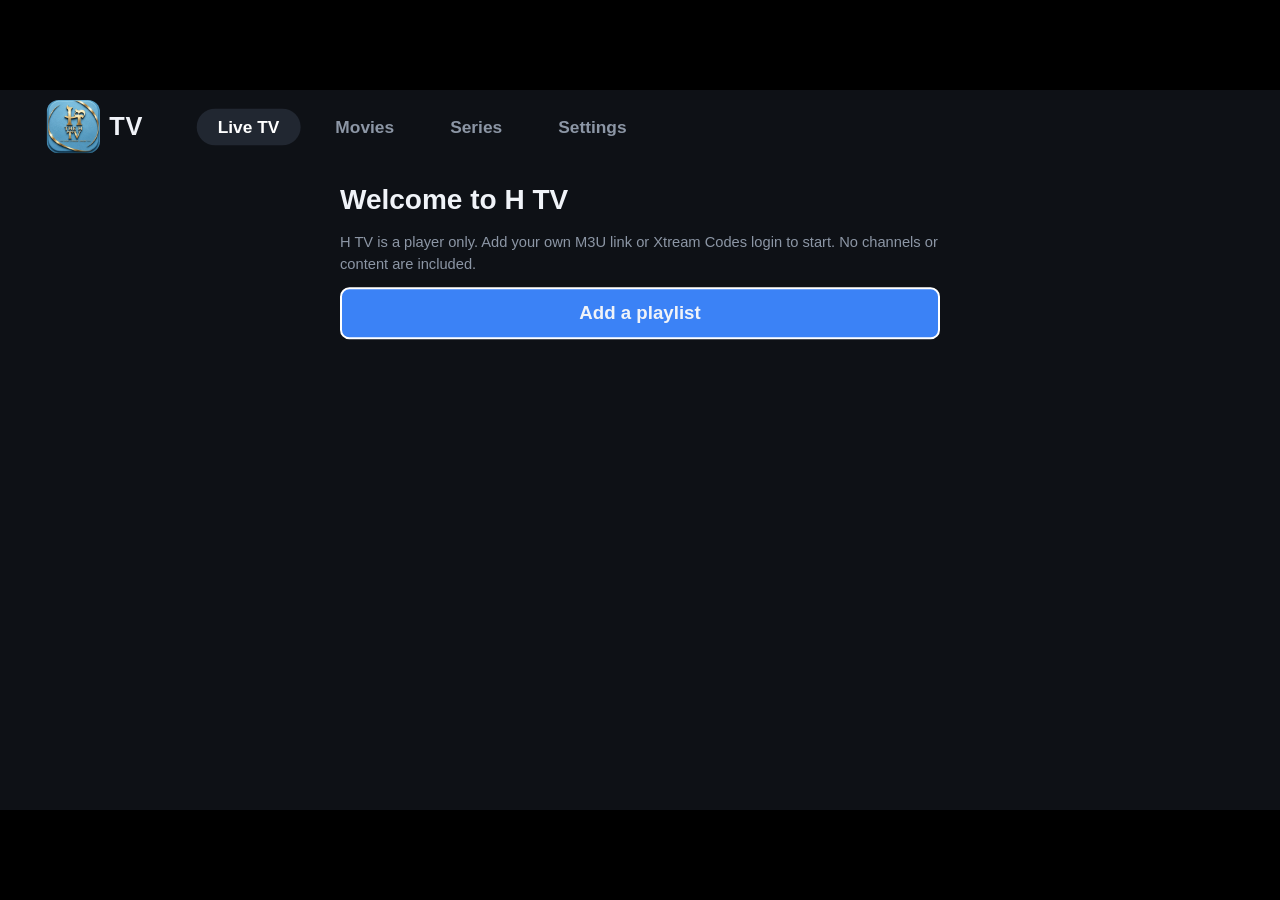
<file: index.html>
<!doctype html>
<html lang="en"><head><meta charset="utf-8">
<meta name="viewport" content="width=1920, initial-scale=1">
<title>H TV</title>
<link rel="icon" href="favicon.png">
<link rel="stylesheet" href="style.css">
</head><body>
<div id="stage">
  <div id="app"></div>
  <div id="full" class="hidden">
    <video id="vid" autoplay playsinline></video>
    <div id="osd" class="hidden"></div>
    <div id="osdmsg" class="hidden"></div>
  </div>
  <div id="toast" class="hidden"></div>
</div>
<script src="hls.min.js"></script>
<script src="app.js"></script>
</body></html>
</file>
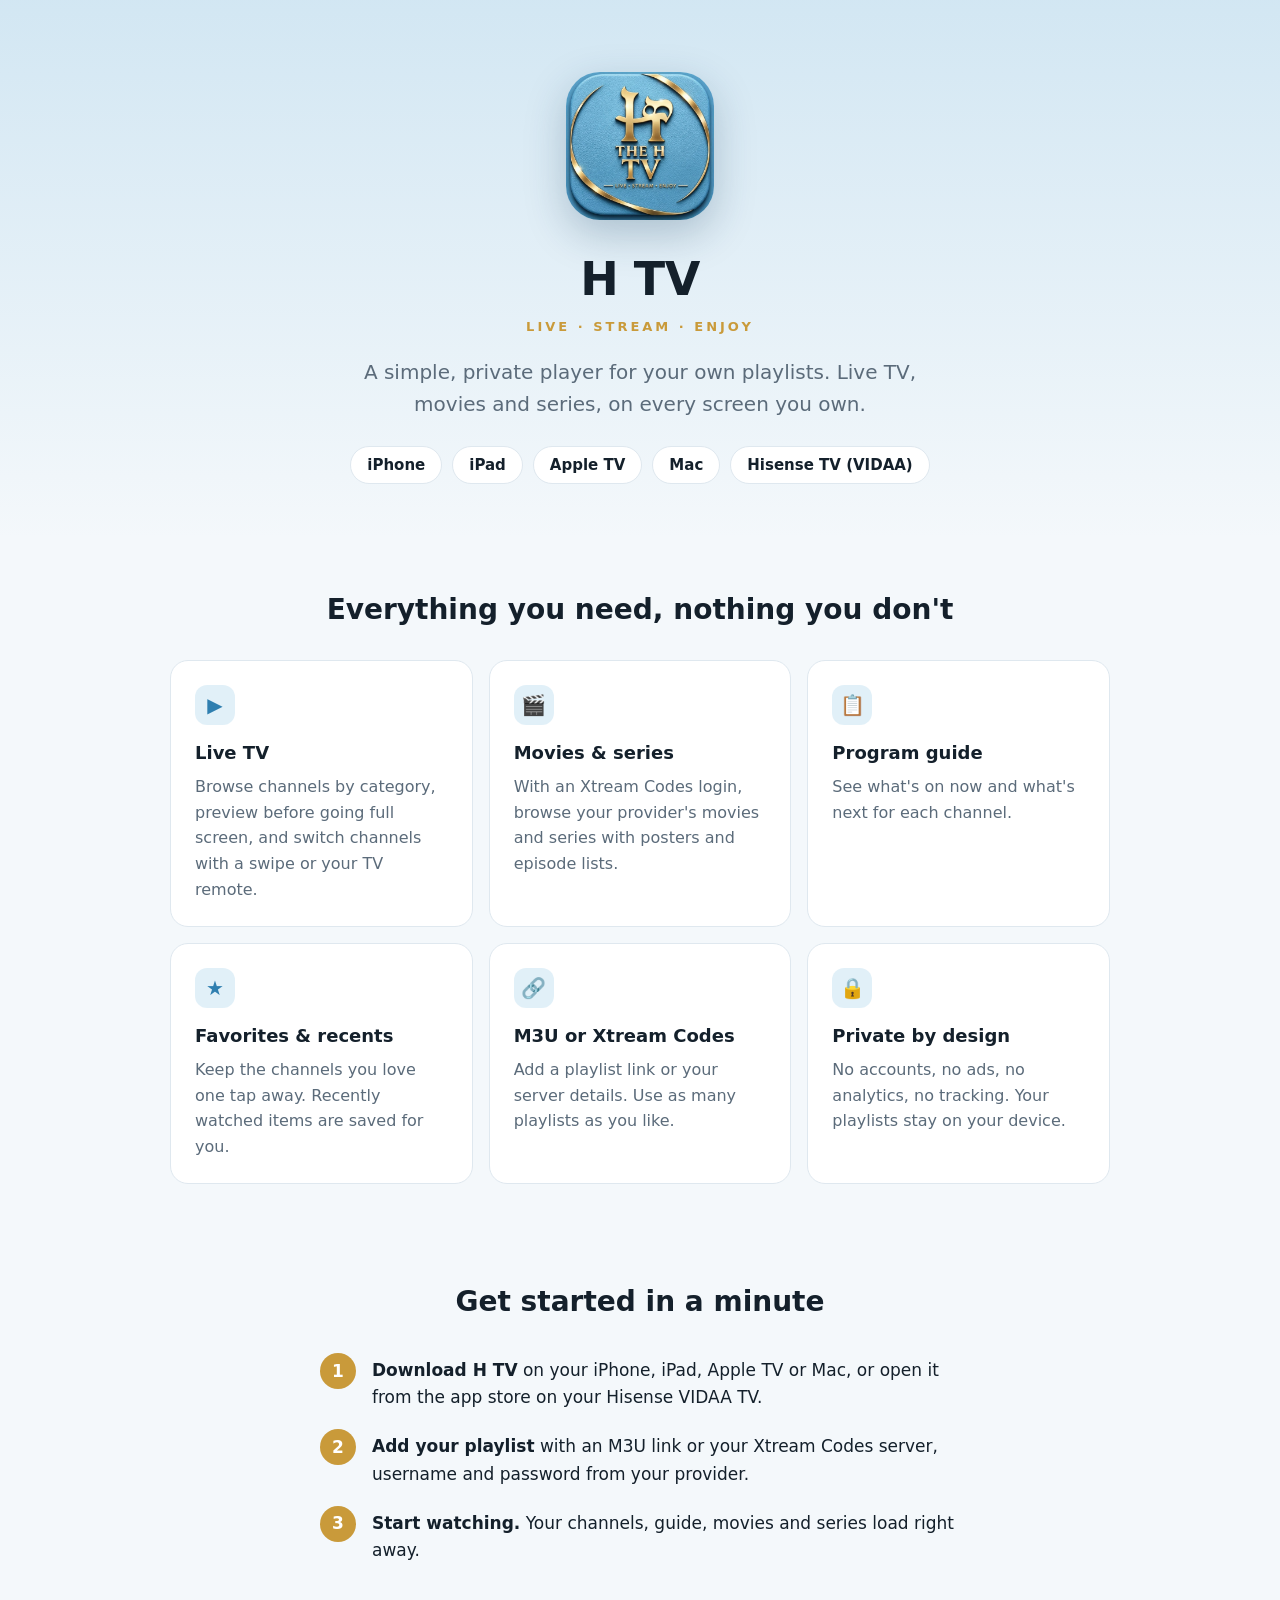
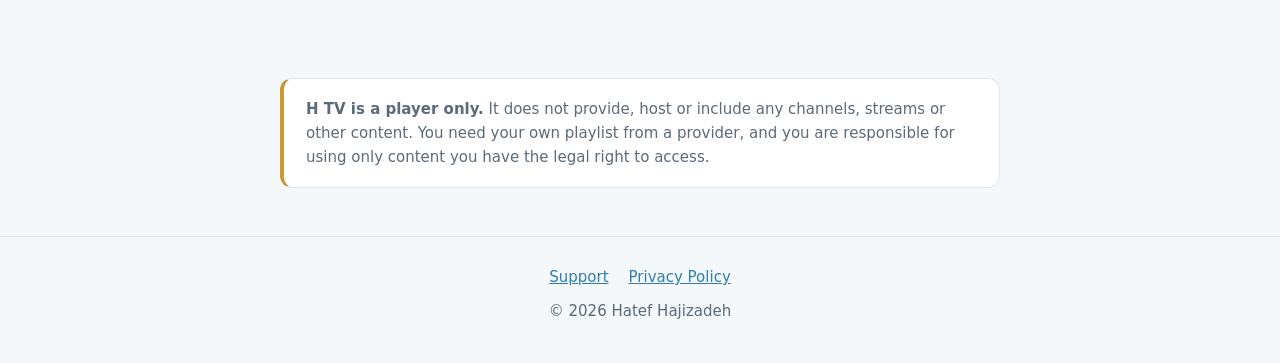
<file: about/index.html>
<!doctype html>
<html lang="en"><head><meta charset="utf-8"><meta name="viewport" content="width=device-width,initial-scale=1">
<title>H TV — Your playlists, on every screen</title>
<meta name="description" content="H TV is a simple, private media player for iPhone, iPad, Apple TV, Mac and Hisense TVs with VIDAA. Add your own M3U playlist or Xtream Codes login and watch live TV, movies and series.">
<meta property="og:title" content="H TV">
<meta property="og:description" content="A simple, private media player for your own playlists. iPhone, iPad, Apple TV, Mac and Hisense TVs with VIDAA.">
<meta property="og:image" content="../icon-512.png">
<link rel="icon" href="../favicon.png">
<link rel="apple-touch-icon" href="../icon-512.png">
<style>
:root{--bg:#f4f8fb;--card:#fff;--tx:#14202b;--dim:#5b6b7a;--blue:#5aa9d6;--blue-d:#2f7fb0;--gold:#c99a3a;--line:#dfe8ef}
@media (prefers-color-scheme:dark){:root{--bg:#0e141a;--card:#16202a;--tx:#eef3f7;--dim:#93a4b3;--blue-d:#7cc0e8;--gold:#e0b75e;--line:#243240}}
*{box-sizing:border-box;margin:0;padding:0}
body{font:17px/1.6 -apple-system,system-ui,"Segoe UI",Roboto,sans-serif;background:var(--bg);color:var(--tx)}
a{color:var(--blue-d)}
.wrap{max-width:980px;margin:0 auto;padding:0 20px}
header.hero{text-align:center;padding:72px 0 56px;background:linear-gradient(180deg,rgba(90,169,214,.22),transparent)}
.hero img{width:148px;height:148px;border-radius:34px;box-shadow:0 14px 40px rgba(20,60,90,.25)}
.hero h1{font-size:46px;line-height:1.1;margin-top:26px;letter-spacing:-.5px}
.hero .tag{color:var(--gold);font-weight:700;letter-spacing:3px;font-size:13px;text-transform:uppercase;margin-top:12px}
.hero p.lead{font-size:20px;color:var(--dim);max-width:600px;margin:18px auto 0}
.plats{display:flex;flex-wrap:wrap;justify-content:center;gap:10px;margin-top:26px}
.plats span{border:1px solid var(--line);background:var(--card);border-radius:30px;padding:6px 16px;font-size:15px;font-weight:600}
section{padding:48px 0}
h2{font-size:28px;text-align:center;margin-bottom:28px}
.grid{display:grid;grid-template-columns:repeat(auto-fit,minmax(260px,1fr));gap:16px}
.card{background:var(--card);border:1px solid var(--line);border-radius:18px;padding:24px}
.card h3{font-size:18px;margin-bottom:6px}
.card p{color:var(--dim);font-size:16px}
.card .ic{width:40px;height:40px;border-radius:12px;background:rgba(90,169,214,.18);color:var(--blue-d);display:flex;align-items:center;justify-content:center;font-size:20px;margin-bottom:14px}
.steps{counter-reset:s;max-width:640px;margin:0 auto;list-style:none}
.steps li{counter-increment:s;position:relative;padding:4px 0 18px 52px}
.steps li::before{content:counter(s);position:absolute;left:0;top:0;width:36px;height:36px;border-radius:50%;background:var(--gold);color:#fff;font-weight:700;display:flex;align-items:center;justify-content:center}
.note{max-width:720px;margin:0 auto;background:var(--card);border:1px solid var(--line);border-left:4px solid var(--gold);border-radius:12px;padding:18px 22px;color:var(--dim);font-size:15px}
footer{border-top:1px solid var(--line);padding:28px 0 40px;text-align:center;color:var(--dim);font-size:15px}
footer a{margin:0 10px}
@media (max-width:520px){.hero h1{font-size:34px}.hero p.lead{font-size:18px}.hero{padding-top:48px}}
</style></head>
<body>
<header class="hero"><div class="wrap">
  <img src="../icon-512.png" alt="H TV app icon">
  <h1>H TV</h1>
  <div class="tag">Live · Stream · Enjoy</div>
  <p class="lead">A simple, private player for your own playlists. Live TV, movies and series, on every screen you own.</p>
  <div class="plats"><span>iPhone</span><span>iPad</span><span>Apple TV</span><span>Mac</span><span>Hisense TV (VIDAA)</span></div>
</div></header>

<section><div class="wrap">
  <h2>Everything you need, nothing you don't</h2>
  <div class="grid">
    <div class="card"><div class="ic">▶</div><h3>Live TV</h3><p>Browse channels by category, preview before going full screen, and switch channels with a swipe or your TV remote.</p></div>
    <div class="card"><div class="ic">🎬</div><h3>Movies &amp; series</h3><p>With an Xtream Codes login, browse your provider's movies and series with posters and episode lists.</p></div>
    <div class="card"><div class="ic">📋</div><h3>Program guide</h3><p>See what's on now and what's next for each channel.</p></div>
    <div class="card"><div class="ic">★</div><h3>Favorites &amp; recents</h3><p>Keep the channels you love one tap away. Recently watched items are saved for you.</p></div>
    <div class="card"><div class="ic">🔗</div><h3>M3U or Xtream Codes</h3><p>Add a playlist link or your server details. Use as many playlists as you like.</p></div>
    <div class="card"><div class="ic">🔒</div><h3>Private by design</h3><p>No accounts, no ads, no analytics, no tracking. Your playlists stay on your device.</p></div>
  </div>
</div></section>

<section><div class="wrap">
  <h2>Get started in a minute</h2>
  <ol class="steps">
    <li><strong>Download H TV</strong> on your iPhone, iPad, Apple TV or Mac, or open it from the app store on your Hisense VIDAA TV.</li>
    <li><strong>Add your playlist</strong> with an M3U link or your Xtream Codes server, username and password from your provider.</li>
    <li><strong>Start watching.</strong> Your channels, guide, movies and series load right away.</li>
  </ol>
</div></section>

<section><div class="wrap">
  <div class="note"><strong>H TV is a player only.</strong> It does not provide, host or include any channels, streams or other content. You need your own playlist from a provider, and you are responsible for using only content you have the legal right to access.</div>
</div></section>

<footer><div class="wrap">
  <p><a href="../support/">Support</a><a href="../privacy/">Privacy Policy</a></p>
  <p style="margin-top:10px">© 2026 Hatef Hajizadeh</p>
</div></footer>
</body></html>
</file>
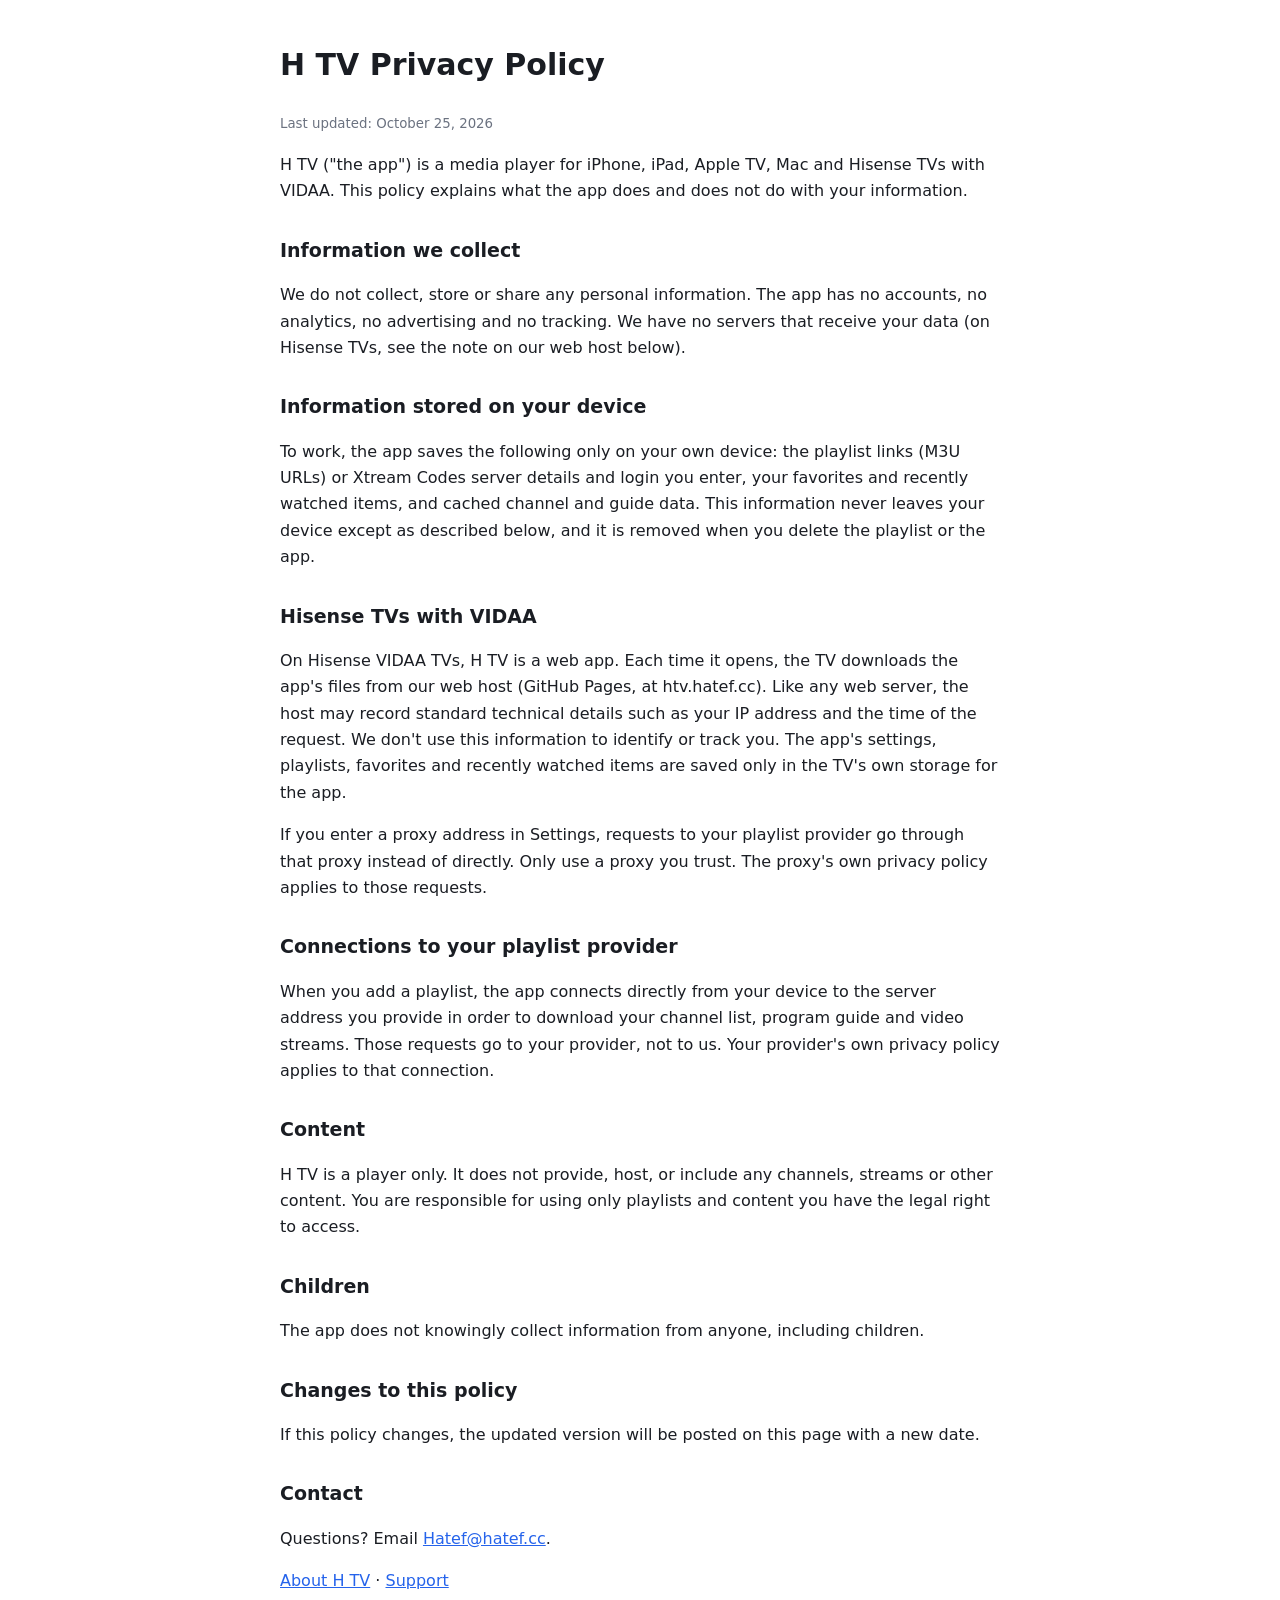
<file: privacy/index.html>
<!doctype html>
<html lang="en"><head><meta charset="utf-8"><meta name="viewport" content="width=device-width,initial-scale=1">
<link rel="icon" href="../favicon.png">
<title>H TV Privacy Policy</title>
<style>body{font:16px/1.65 -apple-system,system-ui,Segoe UI,Roboto,sans-serif;max-width:720px;margin:40px auto;padding:0 20px;color:#1a1d23}h1{font-size:30px}h2{font-size:19px;margin-top:30px}a{color:#2563eb}small{color:#6b7280}</style></head>
<body>
<h1>H TV Privacy Policy</h1>
<small>Last updated: October 25, 2026</small>

<p>H TV ("the app") is a media player for iPhone, iPad, Apple TV, Mac and Hisense TVs with VIDAA. This policy explains what the app does and does not do with your information.</p>

<h2>Information we collect</h2>
<p>We do not collect, store or share any personal information. The app has no accounts, no analytics, no advertising and no tracking. We have no servers that receive your data (on Hisense TVs, see the note on our web host below).</p>

<h2>Information stored on your device</h2>
<p>To work, the app saves the following only on your own device: the playlist links (M3U URLs) or Xtream Codes server details and login you enter, your favorites and recently watched items, and cached channel and guide data. This information never leaves your device except as described below, and it is removed when you delete the playlist or the app.</p>

<h2>Hisense TVs with VIDAA</h2>
<p>On Hisense VIDAA TVs, H TV is a web app. Each time it opens, the TV downloads the app's files from our web host (GitHub Pages, at htv.hatef.cc). Like any web server, the host may record standard technical details such as your IP address and the time of the request. We don't use this information to identify or track you. The app's settings, playlists, favorites and recently watched items are saved only in the TV's own storage for the app.</p>
<p>If you enter a proxy address in Settings, requests to your playlist provider go through that proxy instead of directly. Only use a proxy you trust. The proxy's own privacy policy applies to those requests.</p>

<h2>Connections to your playlist provider</h2>
<p>When you add a playlist, the app connects directly from your device to the server address you provide in order to download your channel list, program guide and video streams. Those requests go to your provider, not to us. Your provider's own privacy policy applies to that connection.</p>

<h2>Content</h2>
<p>H TV is a player only. It does not provide, host, or include any channels, streams or other content. You are responsible for using only playlists and content you have the legal right to access.</p>

<h2>Children</h2>
<p>The app does not knowingly collect information from anyone, including children.</p>

<h2>Changes to this policy</h2>
<p>If this policy changes, the updated version will be posted on this page with a new date.</p>

<h2>Contact</h2>
<p>Questions? Email <a href="mailto:Hatef@hatef.cc">Hatef@hatef.cc</a>.</p>
<p><a href="../about/">About H TV</a> · <a href="../support/">Support</a></p>
</body></html>
</file>
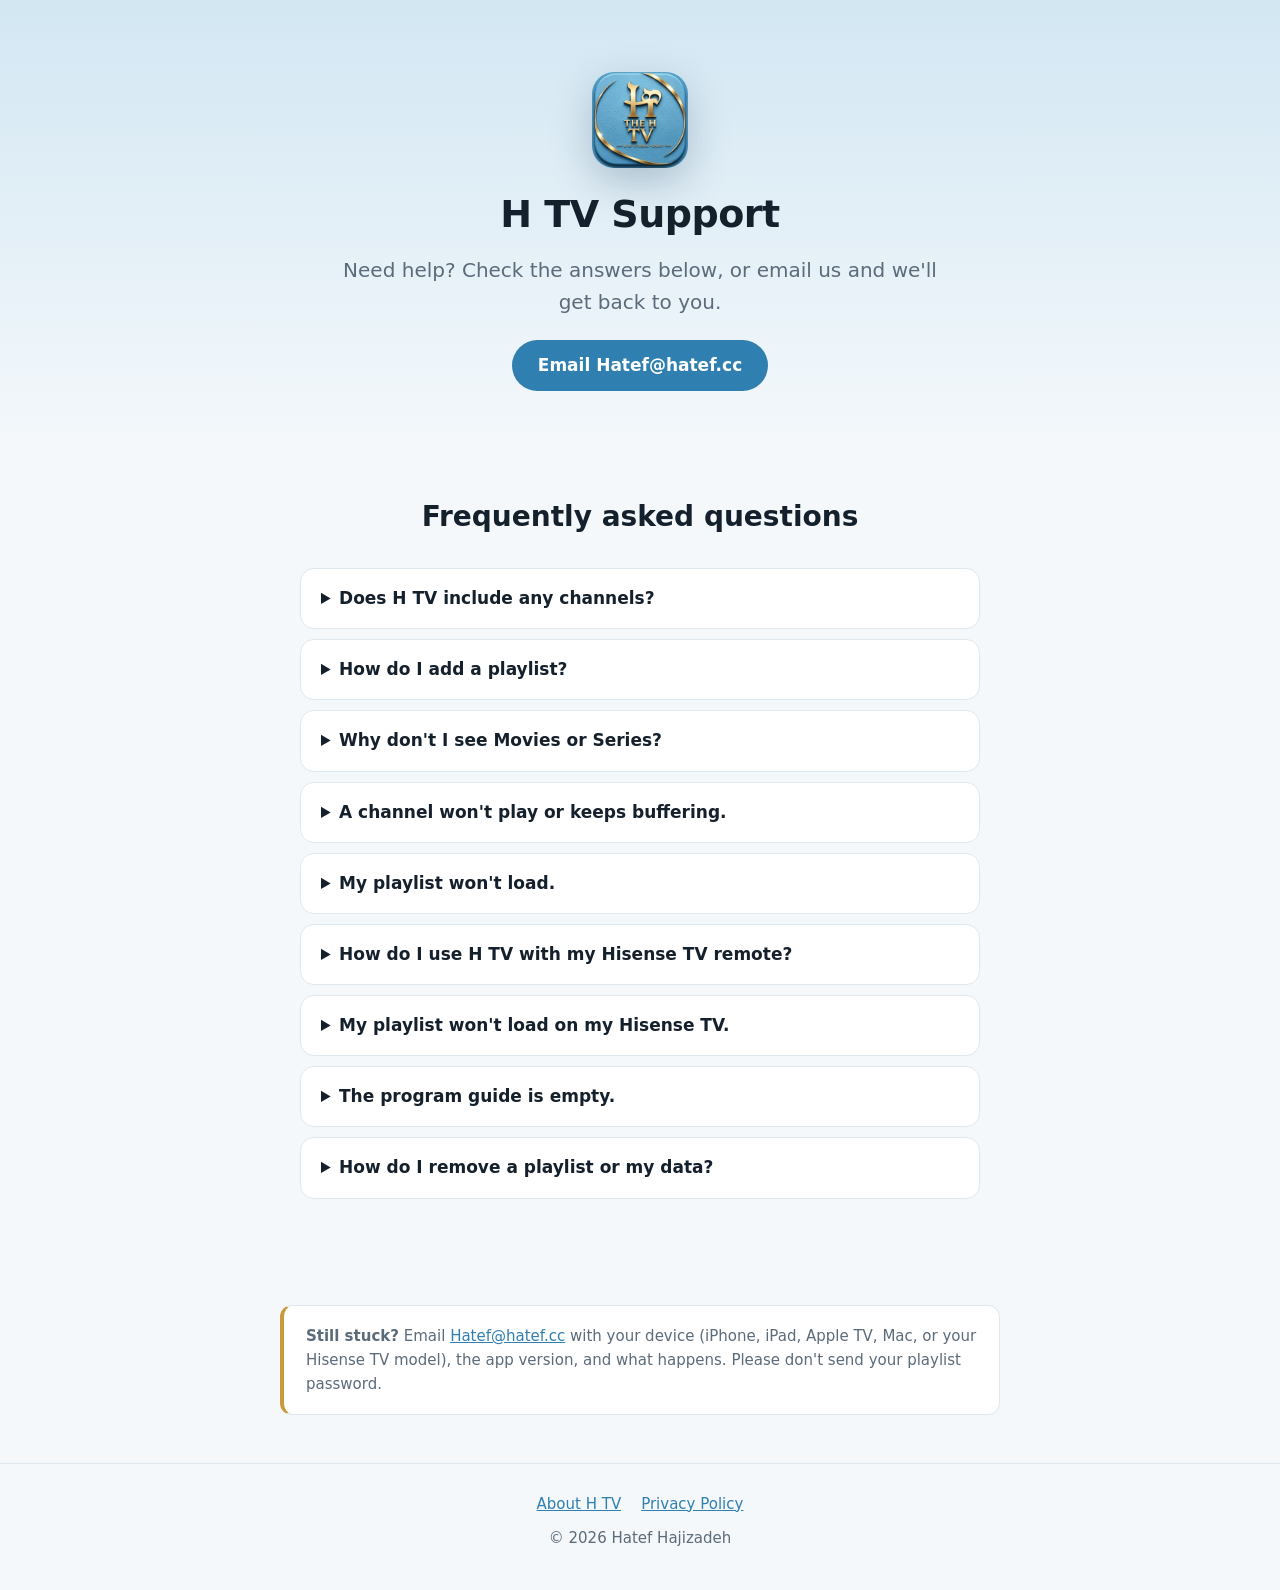
<file: support/index.html>
<!doctype html>
<html lang="en"><head><meta charset="utf-8"><meta name="viewport" content="width=device-width,initial-scale=1">
<title>H TV Support</title>
<meta name="description" content="Help and contact for H TV, the media player for iPhone, iPad, Apple TV, Mac and Hisense TVs with VIDAA.">
<link rel="icon" href="../favicon.png">
<link rel="apple-touch-icon" href="../icon-512.png">
<style>
:root{--bg:#f4f8fb;--card:#fff;--tx:#14202b;--dim:#5b6b7a;--blue:#5aa9d6;--blue-d:#2f7fb0;--gold:#c99a3a;--line:#dfe8ef}
@media (prefers-color-scheme:dark){:root{--bg:#0e141a;--card:#16202a;--tx:#eef3f7;--dim:#93a4b3;--blue-d:#7cc0e8;--gold:#e0b75e;--line:#243240}}
*{box-sizing:border-box;margin:0;padding:0}
body{font:17px/1.6 -apple-system,system-ui,"Segoe UI",Roboto,sans-serif;background:var(--bg);color:var(--tx)}
a{color:var(--blue-d)}
.wrap{max-width:980px;margin:0 auto;padding:0 20px}
header.hero{text-align:center;padding:72px 0 56px;background:linear-gradient(180deg,rgba(90,169,214,.22),transparent)}
.hero img{width:148px;height:148px;border-radius:34px;box-shadow:0 14px 40px rgba(20,60,90,.25)}
.hero h1{font-size:46px;line-height:1.1;margin-top:26px;letter-spacing:-.5px}
.hero .tag{color:var(--gold);font-weight:700;letter-spacing:3px;font-size:13px;text-transform:uppercase;margin-top:12px}
.hero p.lead{font-size:20px;color:var(--dim);max-width:600px;margin:18px auto 0}
.plats{display:flex;flex-wrap:wrap;justify-content:center;gap:10px;margin-top:26px}
.plats span{border:1px solid var(--line);background:var(--card);border-radius:30px;padding:6px 16px;font-size:15px;font-weight:600}
section{padding:48px 0}
h2{font-size:28px;text-align:center;margin-bottom:28px}
.grid{display:grid;grid-template-columns:repeat(auto-fit,minmax(260px,1fr));gap:16px}
.card{background:var(--card);border:1px solid var(--line);border-radius:18px;padding:24px}
.card h3{font-size:18px;margin-bottom:6px}
.card p{color:var(--dim);font-size:16px}
.card .ic{width:40px;height:40px;border-radius:12px;background:rgba(90,169,214,.18);color:var(--blue-d);display:flex;align-items:center;justify-content:center;font-size:20px;margin-bottom:14px}
.steps{counter-reset:s;max-width:640px;margin:0 auto;list-style:none}
.steps li{counter-increment:s;position:relative;padding:4px 0 18px 52px}
.steps li::before{content:counter(s);position:absolute;left:0;top:0;width:36px;height:36px;border-radius:50%;background:var(--gold);color:#fff;font-weight:700;display:flex;align-items:center;justify-content:center}
.note{max-width:720px;margin:0 auto;background:var(--card);border:1px solid var(--line);border-left:4px solid var(--gold);border-radius:12px;padding:18px 22px;color:var(--dim);font-size:15px}
footer{border-top:1px solid var(--line);padding:28px 0 40px;text-align:center;color:var(--dim);font-size:15px}
footer a{margin:0 10px}
@media (max-width:520px){.hero h1{font-size:34px}.hero p.lead{font-size:18px}.hero{padding-top:48px}}
.hero{padding:56px 0 36px}.hero img{width:96px;height:96px;border-radius:22px}.hero h1{font-size:38px;margin-top:18px}
.btn{display:inline-block;margin-top:22px;background:var(--blue-d);color:#fff;text-decoration:none;font-weight:600;border-radius:30px;padding:12px 26px}
.faq{max-width:720px;margin:0 auto}.faq details{background:var(--card);border:1px solid var(--line);border-radius:14px;padding:16px 20px;margin-bottom:10px}
.faq summary{font-weight:600;cursor:pointer}.faq details p,.faq details ul{color:var(--dim);margin-top:10px;font-size:16px}.faq ul{padding-left:20px}
@media (prefers-color-scheme:dark){.btn{color:#0e141a}}
</style></head>

</head>
<body>
<header class="hero"><div class="wrap">
  <img src="../icon-512.png" alt="H TV app icon">
  <h1>H TV Support</h1>
  <p class="lead">Need help? Check the answers below, or email us and we'll get back to you.</p>
  <a class="btn" href="mailto:Hatef@hatef.cc?subject=H%20TV%20Support">Email Hatef@hatef.cc</a>
</div></header>

<section><div class="wrap faq">
  <h2>Frequently asked questions</h2>
  <details><summary>Does H TV include any channels?</summary>
    <p>No. H TV is a player only. It doesn't provide or include any channels, movies or series. You add a playlist you already have from your provider.</p></details>
  <details><summary>How do I add a playlist?</summary>
    <p>In the app, add a new playlist and enter either:</p>
    <ul><li>an <strong>M3U link</strong> from your provider, or</li><li>your <strong>Xtream Codes</strong> server address, username and password.</li></ul></details>
  <details><summary>Why don't I see Movies or Series?</summary>
    <p>Movies and series come from Xtream Codes logins. M3U playlists usually include live channels only. If your provider offers Xtream Codes details, add those instead.</p></details>
  <details><summary>A channel won't play or keeps buffering.</summary>
    <ul><li>Check the same channel works in another app or on another device. If not, the problem is with the provider's stream.</li><li>Check your internet connection, and try again in a few minutes.</li><li>Make sure your subscription with your provider is active and isn't being used on more devices than it allows.</li></ul></details>
  <details><summary>My playlist won't load.</summary>
    <ul><li>Double-check the link or login details for typos, including <code>http</code> vs <code>https</code> and the port number.</li><li>Ask your provider whether the server address has changed.</li></ul></details>
  <details><summary>How do I use H TV with my Hisense TV remote?</summary>
    <ul><li><strong>Arrows</strong> move around, <strong>OK</strong> selects, <strong>Back</strong> goes back.</li><li>In Live TV, press <strong>OK</strong> on a channel to preview it, and <strong>OK</strong> again to watch full screen.</li><li>In full screen, <strong>Up</strong> and <strong>Down</strong> change channel.</li><li>Press <strong>Right</strong> on a channel to add it to your favorites.</li></ul></details>
  <details><summary>My playlist won't load on my Hisense TV.</summary>
    <ul><li>On VIDAA, H TV runs inside the TV's web engine, and some providers block requests from TV web apps. If your playlist works elsewhere but not on the TV, enter a proxy address in H TV's Settings. Leave the proxy empty otherwise.</li><li>Links that start with <code>http://</code> may be blocked by the TV. Ask your provider for an <code>https://</code> link if they have one.</li><li>Movies and Series on the TV need an Xtream Codes login.</li></ul></details>
  <details><summary>The program guide is empty.</summary>
    <p>The guide shows "now" and "next" information that your provider supplies. If your provider doesn't send guide data for a channel, there is nothing for H TV to show.</p></details>
  <details><summary>How do I remove a playlist or my data?</summary>
    <p>Delete the playlist in the app, or delete the app. All your playlists, favorites and history are stored only on your device. See the <a href="../privacy/">Privacy Policy</a>.</p></details>
</div></section>

<section><div class="wrap">
  <div class="note"><strong>Still stuck?</strong> Email <a href="mailto:Hatef@hatef.cc?subject=H%20TV%20Support">Hatef@hatef.cc</a> with your device (iPhone, iPad, Apple TV, Mac, or your Hisense TV model), the app version, and what happens. Please don't send your playlist password.</div>
</div></section>

<footer><div class="wrap">
  <p><a href="../about/">About H TV</a><a href="../privacy/">Privacy Policy</a></p>
  <p style="margin-top:10px">© 2026 Hatef Hajizadeh</p>
</div></footer>
</body></html>
</file>
<file: style.css>
:root{--bg:#0e1116;--panel:#161a21;--hi:#212731;--acc:#3b82f6;--tx:#f0f3f8;--dim:#8c96a5}
*{box-sizing:border-box;margin:0;padding:0}
html,body{width:100%;height:100%;background:#000;overflow:hidden;font-family:Inter,-apple-system,"Segoe UI",Roboto,Arial,sans-serif;color:var(--tx)}
#stage{position:absolute;left:0;top:0;width:1920px;height:1080px;background:var(--bg);transform-origin:0 0;overflow:hidden}
.hidden{display:none!important}
#app{position:absolute;top:0;left:0;right:0;bottom:0}
.top{height:110px;display:flex;align-items:center;padding:0 70px}.top>*+*{margin-left:20px}
.logo{font-size:38px;font-weight:800;letter-spacing:1px;margin-right:60px}
.logo{display:flex;align-items:center}.logo img{margin-right:14px}.logo img{width:80px;height:80px;border-radius:18px;display:block}
.tab{padding:12px 32px;border-radius:40px;font-size:26px;font-weight:600;color:var(--dim)}
.tab.on{color:#fff;background:var(--hi)}
.tab.focus{background:#fff;color:var(--bg)}
.body{position:absolute;top:110px;left:0;right:0;bottom:0;display:flex;padding:0 70px 50px}.body>*+*{margin-left:28px}.body.v{flex-direction:column}.body.v>*+*{margin-left:0;margin-top:16px}
.col{display:flex;flex-direction:column;overflow:hidden}.col>*+*{margin-top:8px}
.cats{width:330px}.chans{width:760px}.side{flex:1}
.item{height:84px;border-radius:14px;background:var(--panel);display:flex;align-items:center;padding:0 22px;font-size:26px;flex:none;border:3px solid transparent}.item>*+*{margin-left:18px}
.item .n{color:var(--dim);font-size:22px;width:56px}
.item.sel{background:var(--hi)}
.item.focus{border-color:var(--acc);background:#2a3342}
.item .t{flex:1;min-width:0}
.item .t1{font-weight:600;white-space:nowrap;overflow:hidden;text-overflow:ellipsis}
.item .t2{font-size:20px;color:var(--dim);white-space:nowrap;overflow:hidden;text-overflow:ellipsis;margin-top:4px}
.item .c{color:var(--dim);font-size:21px}
.lg{width:64px;height:64px;border-radius:14px;background:var(--hi);display:flex;align-items:center;justify-content:center;font-weight:800;font-size:22px;flex:none;overflow:hidden}
.lg img{width:100%;height:100%;object-fit:contain}
.prev{width:100%;height:357px;border-radius:18px;background:#000;overflow:hidden;position:relative;display:flex;align-items:center;justify-content:center;color:var(--dim);font-size:24px}
.info{padding:22px 4px}
.info .h{font-size:34px;font-weight:700}
.info .s{font-size:22px;color:var(--dim);margin-top:8px}
.bar{height:6px;border-radius:3px;background:#374151;margin-top:16px;overflow:hidden}
.bar i{display:block;height:100%;background:var(--acc)}
.grid{display:grid;grid-template-columns:repeat(8,1fr);gap:26px;flex:1;align-content:start}
.card{border-radius:14px;overflow:hidden;border:4px solid transparent;background:var(--panel)}
.card .p{height:298px;background:var(--hi);display:flex;align-items:center;justify-content:center;font-size:60px;font-weight:800;color:#3a4558;overflow:hidden}
.card .p img{width:100%;height:100%;object-fit:cover}
.card .ti{padding:10px 12px;font-size:21px;font-weight:600;height:62px;overflow:hidden}
.card.focus{border-color:var(--acc);transform:scale(1.04)}
.form{width:900px;margin:30px auto;display:flex;flex-direction:column}.form>*+*{margin-top:18px}
.form h2{font-size:42px;margin-bottom:6px}
.form p{font-size:22px;color:var(--dim);line-height:1.5}
.btn{height:78px;border-radius:14px;background:var(--hi);display:flex;align-items:center;justify-content:center;font-size:28px;font-weight:600;border:3px solid transparent}
.btn.pri{background:var(--acc)}
.btn.focus{border-color:#fff}
input.f{height:78px;border-radius:14px;background:var(--panel);border:3px solid transparent;color:var(--tx);font-size:28px;padding:0 24px;width:100%;outline:none}
input.f.focus{border-color:var(--acc)}
.seg{display:flex}.seg>*+*{margin-left:14px}.seg .btn{flex:1}.seg .btn.on{background:#2a4f93}
.empty{font-size:28px;color:var(--dim);padding:40px}
#full{position:absolute;top:0;left:0;right:0;bottom:0;background:#000;z-index:10}
#vid{width:100%;height:100%;background:#000}
#osd{position:absolute;left:0;right:0;bottom:0;padding:120px 90px 70px;background:linear-gradient(transparent,rgba(0,0,0,.9))}
#osd .a{display:flex;align-items:center}#osd .a>*+*{margin-left:26px}
#osd .h{font-size:46px;font-weight:700}#osd .s{font-size:26px;color:#cfd5de;margin-top:8px}
#osdmsg{position:absolute;top:60px;right:80px;background:rgba(0,0,0,.6);padding:14px 26px;border-radius:12px;font-size:28px}
#toast{position:absolute;bottom:60px;left:50%;transform:translateX(-50%);background:#222a36;border:2px solid var(--acc);padding:18px 34px;border-radius:14px;font-size:26px;z-index:50}
.sub{font-size:22px;color:var(--dim);padding:0 10px 10px}

.chiprow{display:flex;height:62px;overflow:hidden}.chiprow>*+*{margin-left:12px}

.btn,.tab,.item,.card{cursor:pointer}
</file>
